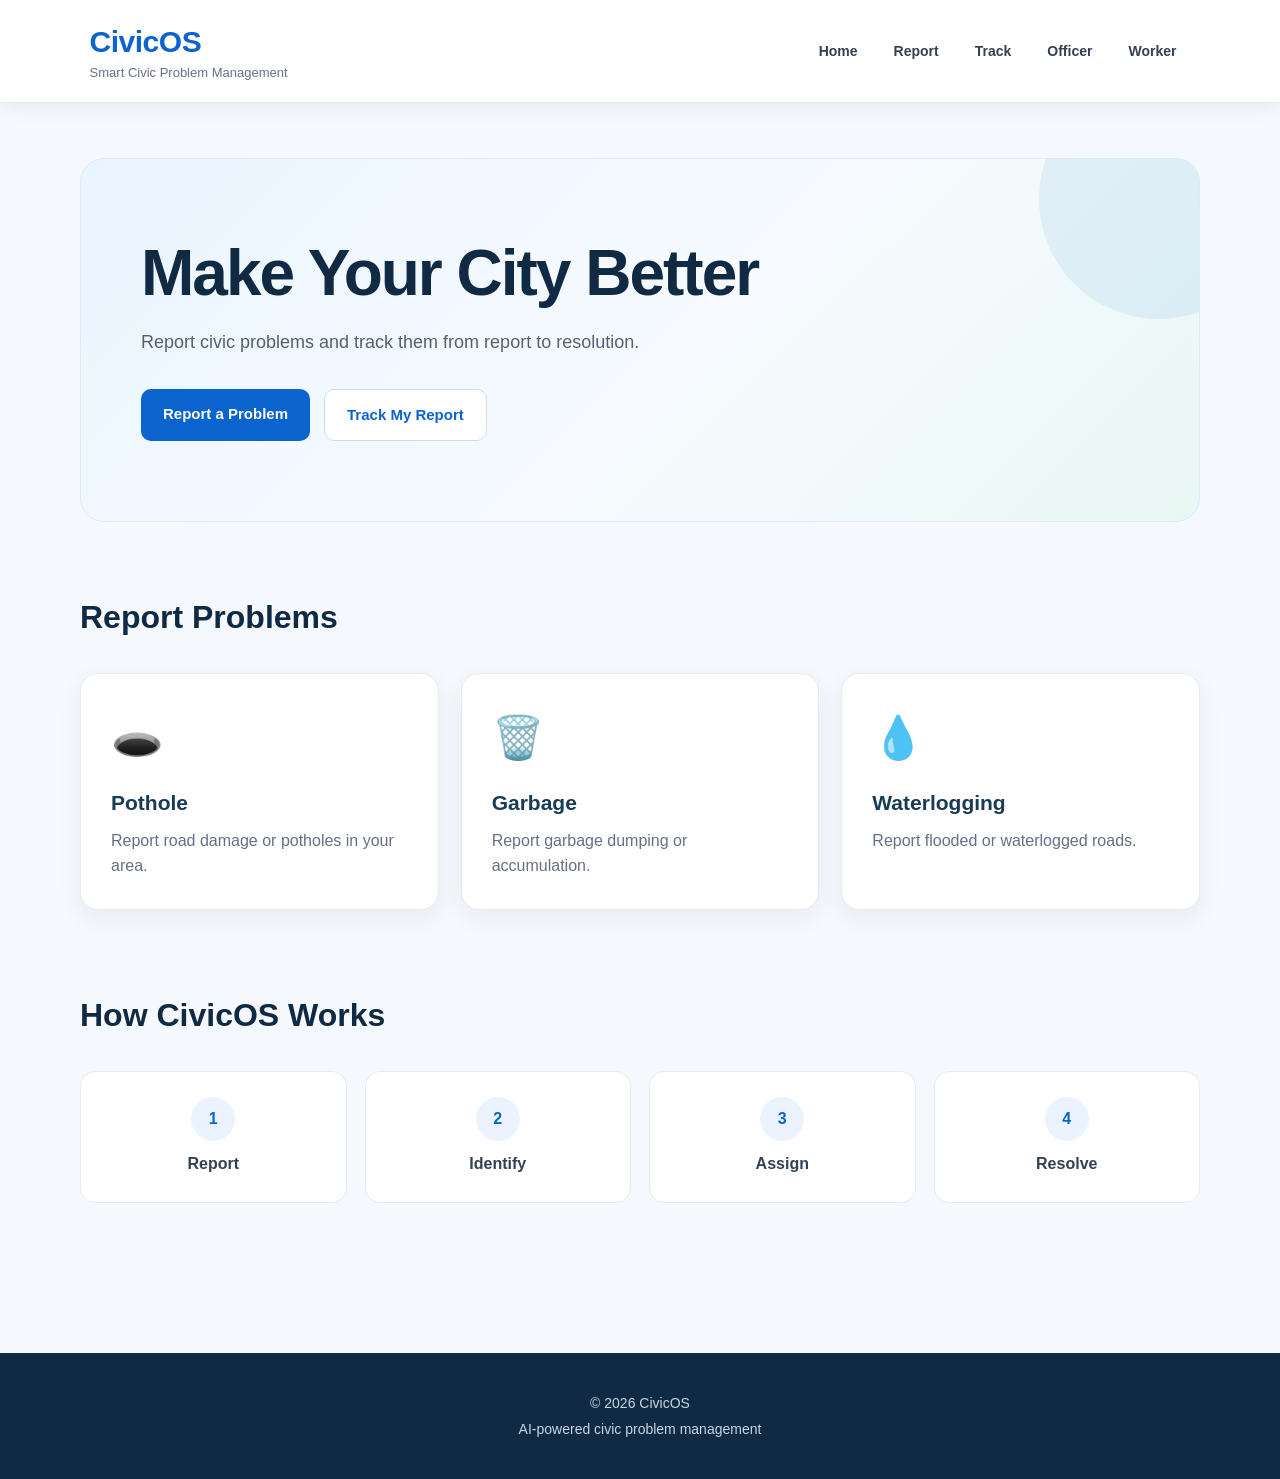
<file: index.html>
<!DOCTYPE html>
<html lang="en">

<head>
    <meta charset="UTF-8">
    <meta name="viewport" content="width=device-width, initial-scale=1.0">

    <title>CivicOS - Smart City</title>

    <link rel="stylesheet" href="style.css">
</head>

<body>

    <!-- =========================
         Header
         ========================= -->

    <header>

        <div class="brand">

            <h1>CivicOS</h1>

            <p>
                Smart Civic Problem Management
            </p>

        </div>


        <!-- Mobile Menu Button -->

        <button
            class="menu-toggle"
            id="menuToggle"
            type="button"
            aria-label="Open navigation menu"
            aria-expanded="false"
        >
            ☰
        </button>


        <!-- Navigation -->

        <nav id="mainNav">

            <a href="index.html">
                Home
            </a>

            <a href="report.html">
                Report
            </a>

            <a href="track.html">
                Track
            </a>

            <a href="officer.html">
                Officer
            </a>

            <a href="worker.html">
                Worker
            </a>

        </nav>

    </header>


    <!-- =========================
         Hero Section
         ========================= -->

    <main>

        <section class="hero">

            <h2>
                Make Your City Better
            </h2>

            <p>
                Report civic problems and track them
                from report to resolution.
            </p>


            <div class="hero-buttons">

                <a
                    href="report.html"
                    class="button"
                >
                    Report a Problem
                </a>


                <a
                    href="track.html"
                    class="button secondary-button"
                >
                    Track My Report
                </a>

            </div>

        </section>


        <!-- =========================
             Problem Categories
             ========================= -->

        <section class="problems">

            <h2>
                Report Problems
            </h2>


            <div class="problem-container">


                <!-- Pothole -->

                <div class="problem-card">

                    <div class="problem-icon">
                        🕳️
                    </div>

                    <h3>
                        Pothole
                    </h3>

                    <p>
                        Report road damage or potholes
                        in your area.
                    </p>

                </div>


                <!-- Garbage -->

                <div class="problem-card">

                    <div class="problem-icon">
                        🗑️
                    </div>

                    <h3>
                        Garbage
                    </h3>

                    <p>
                        Report garbage dumping or
                        accumulation.
                    </p>

                </div>


                <!-- Waterlogging -->

                <div class="problem-card">

                    <div class="problem-icon">
                        💧
                    </div>

                    <h3>
                        Waterlogging
                    </h3>

                    <p>
                        Report flooded or waterlogged
                        roads.
                    </p>

                </div>

            </div>

        </section>


        <!-- =========================
             How CivicOS Works
             ========================= -->

        <section class="how-it-works">

            <h2>
                How CivicOS Works
            </h2>


            <div class="workflow">

                <div>

                    <strong>
                        1
                    </strong>

                    <p>
                        Report
                    </p>

                </div>


                <div>

                    <strong>
                        2
                    </strong>

                    <p>
                        Identify
                    </p>

                </div>


                <div>

                    <strong>
                        3
                    </strong>

                    <p>
                        Assign
                    </p>

                </div>


                <div>

                    <strong>
                        4
                    </strong>

                    <p>
                        Resolve
                    </p>

                </div>

            </div>

        </section>

    </main>


    <!-- =========================
         Footer
         ========================= -->

    <footer>

        <p>
            © 2026 CivicOS
        </p>

        <p>
            AI-powered civic problem management
        </p>

    </footer>


    <!-- =========================
         Mobile Menu JavaScript
         ========================= -->

    <script>

        const menuToggle =
            document.getElementById("menuToggle");

        const mainNav =
            document.getElementById("mainNav");


        menuToggle.addEventListener(
            "click",
            function () {

                mainNav.classList.toggle("mobile-open");


                const isOpen =
                    mainNav.classList.contains(
                        "mobile-open"
                    );


                menuToggle.setAttribute(
                    "aria-expanded",
                    isOpen
                );


                menuToggle.textContent =
                    isOpen ? "✕" : "☰";

            }
        );


        // Close menu after clicking a link

        const navLinks =
            mainNav.querySelectorAll("a");


        navLinks.forEach(function (link) {

            link.addEventListener(
                "click",
                function () {

                    mainNav.classList.remove(
                        "mobile-open"
                    );

                    menuToggle.textContent =
                        "☰";

                    menuToggle.setAttribute(
                        "aria-expanded",
                        "false"
                    );

                }
            );

        });

    </script>


    <script src="script.js"></script>

</body>

</html>
</file>
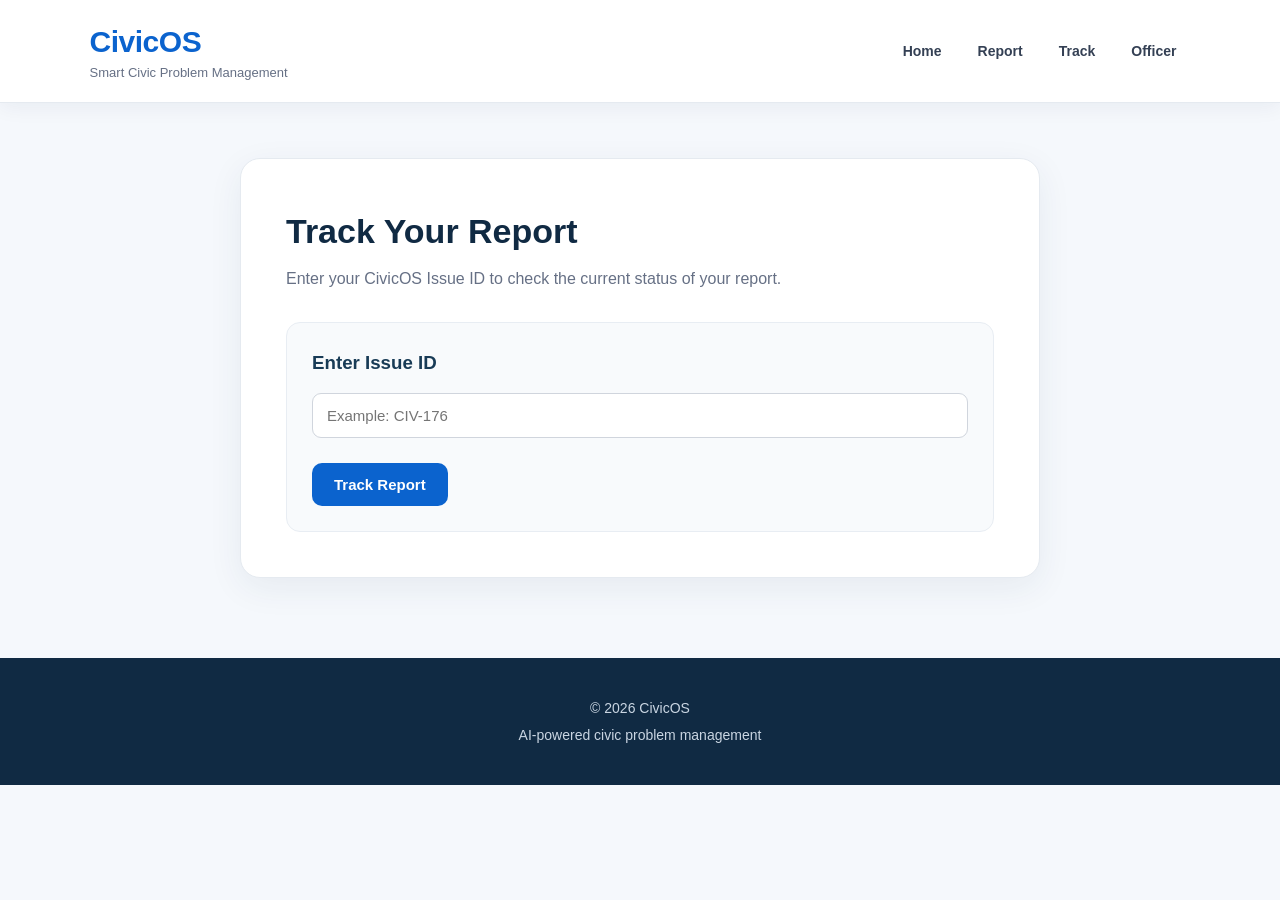
<file: track.html>
<!DOCTYPE html>
<html lang="en">

<head>
    <meta charset="UTF-8">
    <meta name="viewport" content="width=device-width, initial-scale=1.0">

    <title>Track Report - CivicOS</title>

    <link rel="stylesheet" href="style.css">
</head>

<body>

    <!-- Header -->

    <header>

        <div>
            <h1>CivicOS</h1>
            <p>Smart Civic Problem Management</p>
        </div>

        <nav>

            <a href="index.html">
                Home
            </a>

            <a href="report.html">
                Report
            </a>

            <a href="track.html">
                Track
            </a>

            <a href="officer.html">
                Officer
            </a>

        </nav>

    </header>


    <!-- Main -->

    <main>

        <section class="track-page">

            <h2>
                Track Your Report
            </h2>

            <p>
                Enter your CivicOS Issue ID to check
                the current status of your report.
            </p>


            <!-- Issue ID Input -->

            <section class="form-section">

                <h3>
                    Enter Issue ID
                </h3>

                <input
                    type="text"
                    id="searchIssueId"
                    placeholder="Example: CIV-176"
                >

                <br><br>

                <button
                    type="button"
                    onclick="trackReport()"
                >
                    Track Report
                </button>

            </section>


            <!-- Report Result -->

            <section
                id="trackResult"
                class="success-box"
                style="display: none;"
            >

                <h2>
                    Report Found
                </h2>

                <p>

                    <strong>
                        Issue ID:
                    </strong>

                    <span id="trackId"></span>

                </p>

                <p>

                    <strong>
                        Problem:
                    </strong>

                    <span id="trackType"></span>

                </p>

                <p>

                    <strong>
                        Description:
                    </strong>

                    <span id="trackDescription"></span>

                </p>

                <p>

                    <strong>
                        Location:
                    </strong>

                    <span id="trackLocation"></span>

                </p>

                <p>

                    <strong>
                        Status:
                    </strong>

                    <span id="trackStatus"></span>

                </p>

                <p>

                    <strong>
                        Assigned Worker:
                    </strong>

                    <span id="trackWorker"></span>

                </p>

                <p>

                    <strong>
                        Reported:
                    </strong>

                    <span id="trackDate"></span>

                </p>

            </section>


            <!-- Not Found -->

            <section
                id="notFound"
                style="display: none;"
            >

                <h3>
                    ❌ Report Not Found
                </h3>

                <p>
                    Please check your Issue ID and try again.
                </p>

            </section>

        </section>

    </main>


    <!-- Footer -->

    <footer>

        <p>
            © 2026 CivicOS
        </p>

        <p>
            AI-powered civic problem management
        </p>

    </footer>


    <script src="script.js"></script>

</body>

</html>
</file>
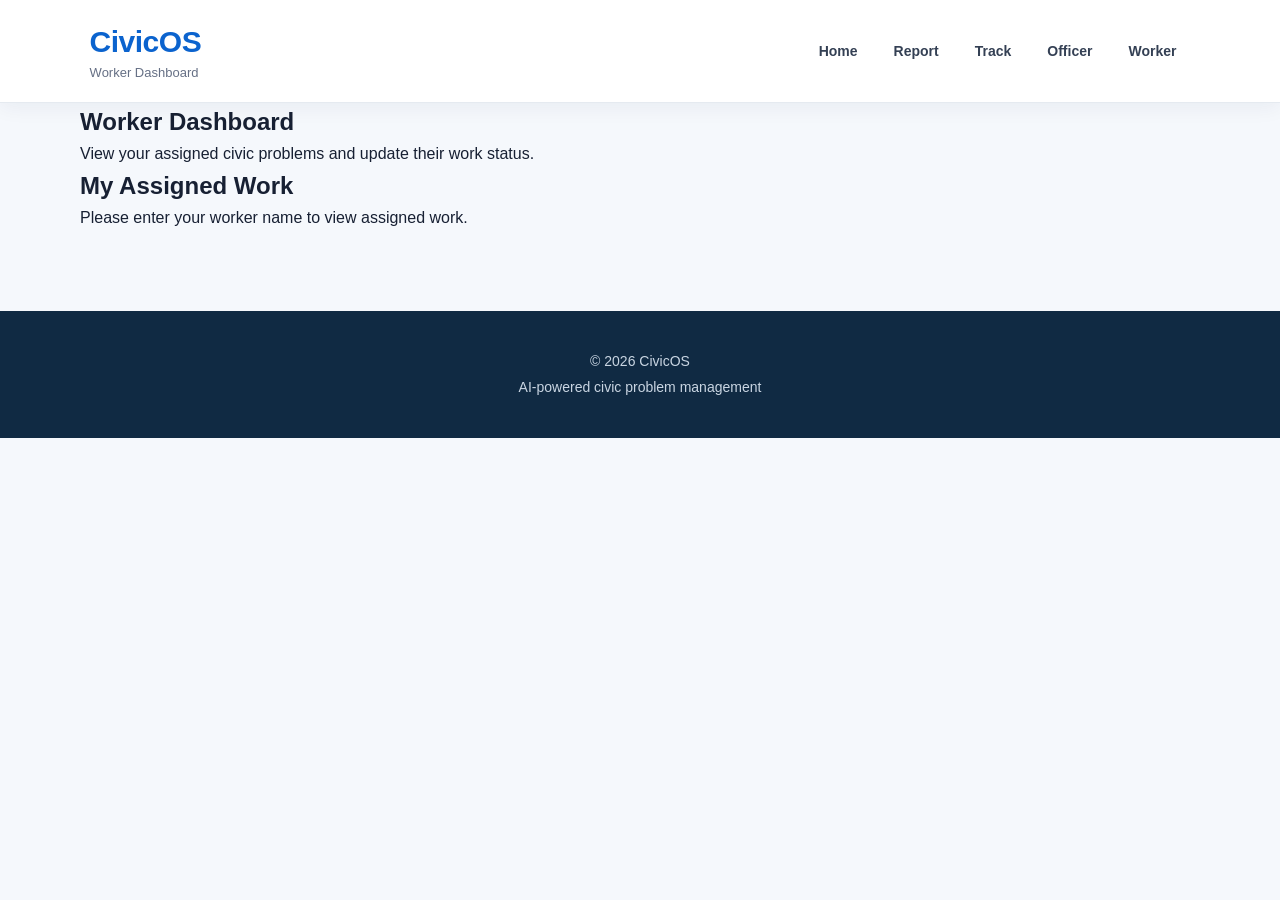
<file: worker.html>
<!DOCTYPE html>
<html lang="en">

<head>
    <meta charset="UTF-8">
    <meta name="viewport" content="width=device-width, initial-scale=1.0">

    <title>Worker Dashboard - CivicOS</title>

    <link rel="stylesheet" href="style.css">
</head>

<body>

    <!-- Header -->

    <header>

        <div>
            <h1>CivicOS</h1>
            <p>Worker Dashboard</p>
        </div>

        <nav>

            <a href="index.html">Home</a>

            <a href="report.html">Report</a>

            <a href="track.html">Track</a>

            <a href="officer.html">Officer</a>

            <a href="worker.html">Worker</a>

        </nav>

    </header>


    <!-- Main -->

    <main>

        <section>

            <h2>Worker Dashboard</h2>

            <p>
                View your assigned civic problems and update
                their work status.
            </p>

        </section>


        <!-- Assigned Work -->

        <section>

            <h2>My Assigned Work</h2>

            <div id="workerReports">

                <p>
                    Loading assigned work...
                </p>

            </div>

        </section>

    </main>


    <!-- Footer -->

    <footer>

        <p>
            © 2026 CivicOS
        </p>

        <p>
            AI-powered civic problem management
        </p>

    </footer>


    <script src="script.js"></script>

</body>

</html>
</file>
<file: style.css>
/* =====================================================
   CivicOS - Modern Smart City UI
   ===================================================== */


/* =====================================================
   1. GLOBAL RESET
   ===================================================== */

* {
    margin: 0;
    padding: 0;
    box-sizing: border-box;
}


html {
    scroll-behavior: smooth;
}


body {
    font-family: "Segoe UI", Arial, sans-serif;
    background: #f5f8fc;
    color: #172033;
    line-height: 1.6;
}


/* =====================================================
   2. HEADER / NAVBAR
   ===================================================== */

header {
    background: rgba(255, 255, 255, 0.96);
    padding: 18px 7%;
    display: flex;
    justify-content: space-between;
    align-items: center;
    gap: 30px;

    position: sticky;
    top: 0;
    z-index: 1000;

    border-bottom: 1px solid #e5eaf0;
    box-shadow: 0 4px 20px rgba(20, 40, 70, 0.06);
}


header h1 {
    color: #0b63ce;
    font-size: 30px;
    font-weight: 800;
    letter-spacing: -0.5px;
}


header p {
    color: #667085;
    font-size: 13px;
    margin-top: -3px;
}


nav {
    display: flex;
    align-items: center;
    gap: 8px;
}


nav a {
    text-decoration: none;
    color: #344054;
    font-size: 14px;
    font-weight: 600;

    padding: 9px 14px;
    border-radius: 8px;

    transition: 0.25s ease;
}


nav a:hover {
    background: #eaf3ff;
    color: #0b63ce;
}


/* =====================================================
   3. MAIN CONTAINER
   ===================================================== */

main {
    width: min(1120px, 90%);
    margin: auto;
}


/* =====================================================
   4. HERO SECTION
   ===================================================== */

.hero {
    margin-top: 55px;
    padding: 80px 60px;

    border-radius: 24px;

    background:
        linear-gradient(
            135deg,
            #eaf4ff 0%,
            #f7fbff 55%,
            #e9f7f3 100%
        );

    border: 1px solid #dceafa;

    position: relative;
    overflow: hidden;
}


.hero::after {
    content: "";
    position: absolute;

    width: 240px;
    height: 240px;

    right: -80px;
    top: -80px;

    border-radius: 50%;

    background: rgba(11, 99, 206, 0.08);
}


.hero h2 {
    font-size: clamp(38px, 6vw, 64px);
    line-height: 1.08;

    max-width: 700px;

    color: #102a43;
    letter-spacing: -2px;

    margin-bottom: 20px;
}


.hero > p {
    max-width: 650px;

    color: #526173;
    font-size: 18px;

    margin-bottom: 32px;
}


.hero-buttons {
    display: flex;
    gap: 14px;
    flex-wrap: wrap;
}


/* =====================================================
   5. BUTTONS
   ===================================================== */

.button,
button {
    display: inline-block;

    border: none;
    text-decoration: none;

    padding: 13px 22px;

    border-radius: 10px;

    background: #0b63ce;
    color: white;

    font-family: inherit;
    font-size: 15px;
    font-weight: 700;

    cursor: pointer;

    transition:
        transform 0.25s ease,
        box-shadow 0.25s ease,
        background 0.25s ease;
}


.button:hover,
button:hover {
    background: #084f9f;

    transform: translateY(-2px);

    box-shadow:
        0 8px 20px rgba(11, 99, 206, 0.22);
}


.secondary-button {
    background: white;
    color: #0b63ce;

    border: 1px solid #c9ddf5;
}


.secondary-button:hover {
    background: #f4f9ff;
}


/* =====================================================
   6. SECTION HEADINGS
   ===================================================== */

.problems,
.how-it-works {
    padding: 70px 0 10px;
}


.problems > h2,
.how-it-works > h2 {
    font-size: 32px;
    color: #102a43;
    margin-bottom: 30px;
}


/* =====================================================
   7. PROBLEM CARDS
   ===================================================== */

.problem-container {
    display: grid;

    grid-template-columns:
        repeat(3, 1fr);

    gap: 22px;
}


.problem-card {
    background: white;

    padding: 30px;

    border-radius: 18px;

    border: 1px solid #e6ebf1;

    box-shadow:
        0 8px 25px rgba(30, 50, 80, 0.06);

    transition:
        transform 0.3s ease,
        box-shadow 0.3s ease,
        border-color 0.3s ease;
}


.problem-card:hover {
    transform: translateY(-7px);

    border-color: #bcd7f5;

    box-shadow:
        0 15px 35px rgba(30, 60, 100, 0.11);
}


.problem-icon {
    font-size: 42px;
    margin-bottom: 15px;
}


.problem-card h3 {
    color: #183b56;
    font-size: 21px;
    margin-bottom: 8px;
}


.problem-card p {
    color: #667085;
}


/* =====================================================
   8. HOW CIVICOS WORKS
   ===================================================== */

.workflow {
    display: grid;

    grid-template-columns:
        repeat(4, 1fr);

    gap: 18px;

    margin-bottom: 60px;
}


.workflow > div {
    background: white;

    padding: 25px;

    text-align: center;

    border-radius: 15px;

    border: 1px solid #e6ebf1;
}


.workflow strong {
    display: inline-flex;

    width: 44px;
    height: 44px;

    align-items: center;
    justify-content: center;

    border-radius: 50%;

    background: #eaf3ff;
    color: #0b63ce;

    margin-bottom: 10px;
}


.workflow p {
    font-weight: 700;
    color: #344054;
}


/* =====================================================
   9. REPORT / TRACK PAGE
   ===================================================== */

.report-page,
.track-page {
    max-width: 800px;

    margin: 55px auto 70px;

    background: white;

    padding: 45px;

    border-radius: 20px;

    border: 1px solid #e5eaf0;

    box-shadow:
        0 10px 35px rgba(30, 50, 80, 0.07);
}


.report-page > h2,
.track-page > h2 {
    color: #102a43;
    font-size: 34px;

    margin-bottom: 8px;
}


.report-page > p,
.track-page > p {
    color: #667085;
    margin-bottom: 30px;
}


/* =====================================================
   10. FORM SECTIONS
   ===================================================== */

.form-section {
    margin-top: 28px;
    padding: 25px;

    background: #f8fafc;

    border: 1px solid #e8edf3;

    border-radius: 14px;
}


.form-section h3 {
    color: #183b56;
    margin-bottom: 15px;
}


input[type="file"] {
    width: 100%;

    padding: 12px;

    background: white;

    border: 1px solid #d0d5dd;

    border-radius: 8px;
}


input[type="text"],
textarea {
    width: 100%;

    padding: 13px 14px;

    background: white;

    border: 1px solid #d0d5dd;

    border-radius: 9px;

    font-family: inherit;
    font-size: 15px;

    outline: none;

    transition: 0.2s;
}


textarea {
    resize: vertical;
}


input[type="text"]:focus,
textarea:focus {
    border-color: #0b63ce;

    box-shadow:
        0 0 0 3px rgba(11, 99, 206, 0.10);
}


#imagePreview {
    display: block;

    max-width: 100%;

    border-radius: 12px;

    border: 1px solid #e0e6ed;

    box-shadow:
        0 6px 20px rgba(0, 0, 0, 0.08);
}


#imageStatus,
#locationStatus {
    color: #667085;

    font-size: 14px;

    margin-top: 10px;
}


/* =====================================================
   11. SUCCESS BOX
   ===================================================== */

.success-box {
    margin-top: 30px;

    padding: 28px;

    border-radius: 15px;

    background: #ecfdf3;

    border: 1px solid #b7ebc9;
}


.success-box h2 {
    color: #087443;

    margin-bottom: 10px;
}


.success-box p {
    color: #344054;

    margin-bottom: 8px;
}


/* =====================================================
   12. OFFICER DASHBOARD
   ===================================================== */

.dashboard-stats {
    display: grid;

    grid-template-columns:
        repeat(4, 1fr);

    gap: 18px;

    margin: 35px 0;
}


.stat-card {
    background: white;

    padding: 25px;

    border-radius: 15px;

    border: 1px solid #e5eaf0;

    box-shadow:
        0 7px 22px rgba(30, 50, 80, 0.06);
}


.stat-card h3 {
    color: #667085;

    font-size: 14px;

    margin-bottom: 10px;
}


.stat-card strong {
    font-size: 32px;

    color: #0b63ce;
}


/* =====================================================
   13. MAP
   ===================================================== */

.map-container {
    width: 100%;

    height: 350px;

    margin-top: 20px;

    border-radius: 14px;

    overflow: hidden;

    border: 1px solid #dfe5ec;
}


/* =====================================================
   14. FOOTER
   ===================================================== */

footer {
    margin-top: 80px;

    padding: 35px 20px;

    text-align: center;

    background: #102a43;

    color: white;
}


footer p {
    margin: 4px 0;

    color: #c9d5e2;

    font-size: 14px;
}


/* =====================================================
   15. MOBILE RESPONSIVE
   ===================================================== */

@media (max-width: 900px) {

    header {
        padding: 16px 5%;
    }


    nav {
        flex-wrap: wrap;
        justify-content: flex-end;
    }


    .problem-container {
        grid-template-columns: 1fr;
    }


    .workflow {
        grid-template-columns:
            repeat(2, 1fr);
    }


    .dashboard-stats {
        grid-template-columns:
            repeat(2, 1fr);
    }

}


@media (max-width: 650px) {

    header {
        flex-direction: column;

        align-items: flex-start;
    }


    nav {
        width: 100%;

        justify-content: flex-start;
    }


    main {
        width: 92%;
    }


    .hero {
        padding: 50px 25px;

        margin-top: 30px;

        border-radius: 18px;
    }


    .hero h2 {
        font-size: 40px;

        letter-spacing: -1px;
    }


    .hero > p {
        font-size: 16px;
    }


    .workflow {
        grid-template-columns: 1fr;
    }


    .dashboard-stats {
        grid-template-columns: 1fr;
    }


    .report-page,
    .track-page {
        padding: 25px;

        margin-top: 30px;
    }


    .report-page > h2,
    .track-page > h2 {
        font-size: 28px;
    }


    nav a {
        padding: 7px 10px;
    }

}
/* =====================================================
   MOBILE HAMBURGER MENU
   ===================================================== */

.menu-toggle {
    display: none;

    background: transparent;
    color: #0b63ce;

    border: none;

    font-size: 28px;

    padding: 5px;

    box-shadow: none;
}


.menu-toggle:hover {
    background: transparent;

    box-shadow: none;

    transform: none;
}


/* =====================================================
   MOBILE NAVIGATION
   ===================================================== */

@media (max-width: 650px) {

    header {
        position: sticky;

        flex-direction: row;

        align-items: center;

        justify-content: space-between;
    }


    .brand {
        flex: 1;
    }


    .menu-toggle {
        display: block;
    }


    nav {
        display: none;

        position: absolute;

        top: 100%;
        left: 0;
        right: 0;

        width: 100%;

        padding: 12px 5%;

        background: white;

        border-top: 1px solid #e5eaf0;

        box-shadow:
            0 10px 25px rgba(20, 40, 70, 0.10);

        flex-direction: column;

        align-items: stretch;

        gap: 4px;
    }


    nav.mobile-open {
        display: flex;
    }


    nav a {
        width: 100%;

        padding: 13px 15px;

        border-radius: 8px;

        text-align: left;
    }


    nav a:hover {
        background: #eaf3ff;
    }

}
</file>
